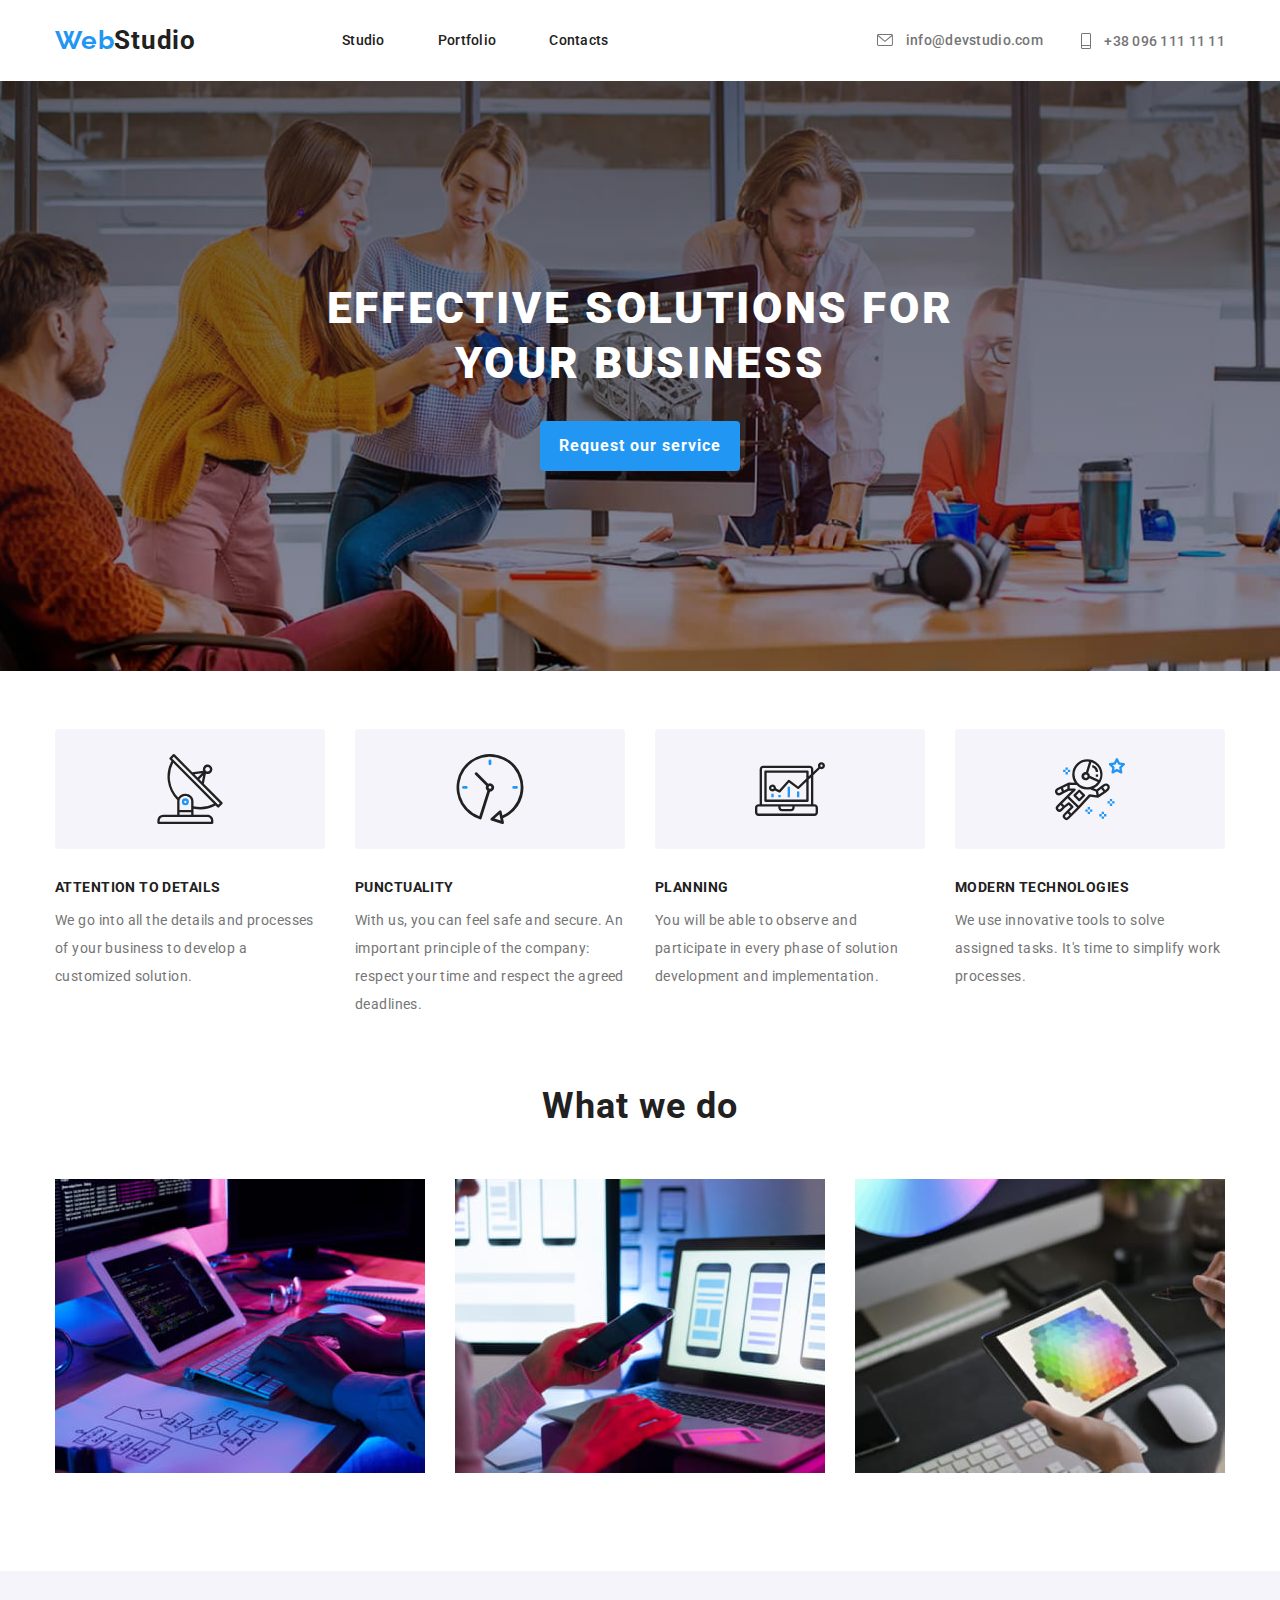
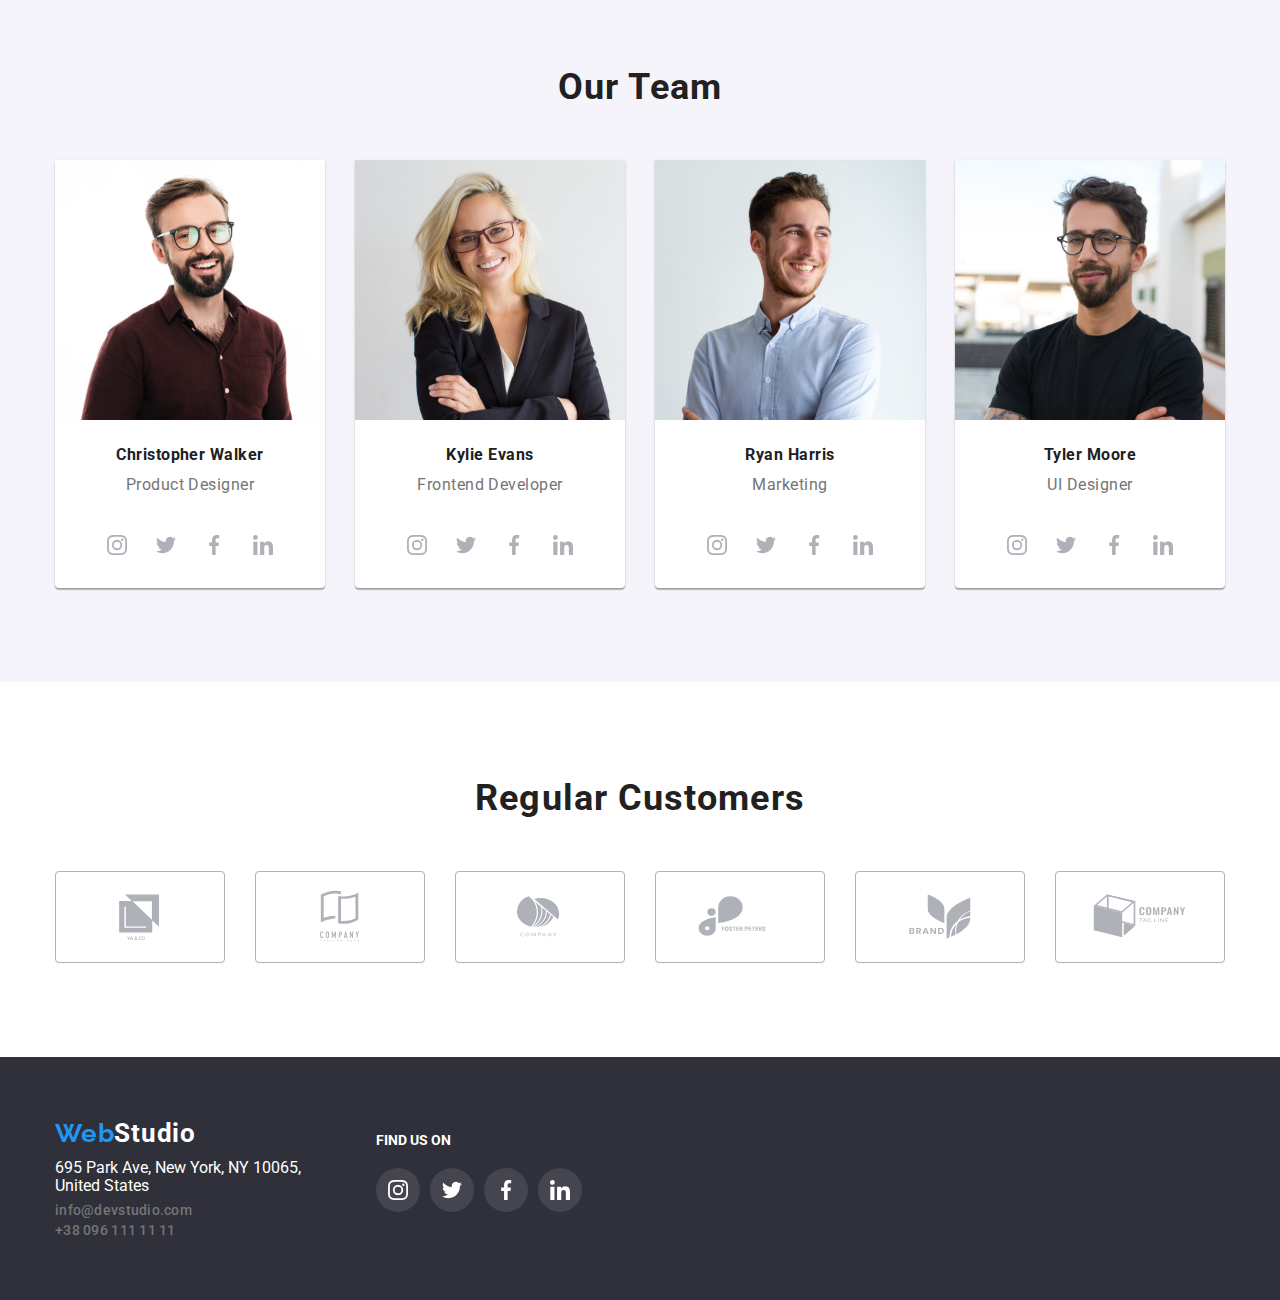
<file: index.html>
<!DOCTYPE html>
<html lang="en">
  <head>
    <meta charset="UTF-8" />
    <meta http-equiv="X-UA-Compatible" content="IE=edge" />
    <meta name="viewport" content="width=device-width, initial-scale=1.0" />
    <link rel="preconnect" href="https://fonts.googleapis.com" />
    <link rel="preconnect" href="https://fonts.gstatic.com" crossorigin />
    <link
      href="https://fonts.googleapis.com/css2?family=Raleway:wght@700&family=Roboto:wght@400;500;700;900&display=swap"
      rel="stylesheet"
    />
    <link rel="stylesheet" href=".//css/modern.normalize.css" />
    <link rel="stylesheet" href="./css/styles.css" />

    <title>WebStudio</title>
  </head>
  <body>
    <header>
      <div class="container">
        <div class="header-container">
          <nav>
            <ul class="menu">
              <li>
                <a class="logo" href="./index.html"
                  ><p><span class="web">Web</span>Studio</p></a
                >
              </li>

              <li>
                <a class="change-site" href="./index.html"
                  ><span class="margin-studio">Studio</span></a
                >
              </li>

              <li>
                <a class="change-site" href="./portfolio.html">Portfolio</a>
              </li>
              <li>
                <a class="change-site" href="#"> Contacts</a>
              </li>
            </ul>
          </nav>
          <ul class="menu-links">
            <li class="mail-hover">
              <a class="adress" href="info@devstudio.com" target="_blank">
                <svg class="mail-icon" width="16" height="12">
                  <use href="./images/icons.svg#icon-envelope"></use>
                </svg>
                info@devstudio.com
              </a>
            </li>

            <li class="phone-hover">
              <a class="adress" href="+380961111111" target="_blank"
                ><svg class="phone-icon" width="10" height="16">
                  <use href="./images/icons.svg#icon-phone"></use>
                </svg>
                +38 096 111 11 11</a
              >
            </li>
          </ul>
        </div>
      </div>
    </header>
    <div class="background-main-text">
      <div class="container">
        <div class="main-text-container">
          <h1 class="main-text">EFFECTIVE SOLUTIONS FOR YOUR BUSINESS</h1>
          <button class="button" type="button">Request our service</button>
        </div>
      </div>
    </div>

    <main>
      <div class="container">
        <div class="description-border">
          <ul class="description">
            <li>
              <div class="description-border-icon">
                <svg class="description-icon" width="70" height="70">
                  <use href="./images/icons.svg#icon-antenna"></use>
                </svg>
              </div>
              <h3 class="description-header">ATTENTION TO DETAILS</h3>
              <p>
                We go into all the details and processes of your business to
                develop a customized solution.
              </p>
            </li>

            <li class="margin-punctuality">
              <div class="description-border-icon">
                <svg class="description-icon" width="70" height="70">
                  <use href="./images/icons.svg#icon-clock"></use>
                </svg>
              </div>
              <h3 class="description-header">PUNCTUALITY</h3>
              <p>
                With us, you can feel safe and secure. An important principle of
                the company: respect your time and respect the agreed deadlines.
              </p>
            </li>

            <li>
              <div class="description-border-icon">
                <svg class="description-icon" width="70" height="70">
                  <use href="./images/icons.svg#icon-diagram"></use>
                </svg>
              </div>
              <h3 class="description-header">PLANNING</h3>
              <p>
                You will be able to observe and participate in every phase of
                solution development and implementation.
              </p>
            </li>
            <li>
              <div class="description-border-icon">
                <svg class="description-icon" width="70" height="70">
                  <use href="./images/icons.svg#icon-astronaut"></use>
                </svg>
              </div>
              <h3 class="description-header">MODERN TECHNOLOGIES</h3>
              <p>
                We use innovative tools to solve assigned tasks. It's time to
                simplify work processes.
              </p>
            </li>
          </ul>
        </div>
      </div>

      <div class="container">
        <section class="section">
          <h2 class="section-headers">What we do</h2>
          <ul class="whatwedo-container">
            <li>
              <figure class="figure">
                <img
                  src="./images/tablet.jpg"
                  alt="person writing on computer"
                  height="294"
                />
              </figure>
            </li>
            <li>
              <figure class="figure">
                <img
                  src="./images/laptop.jpg"
                  alt="person working on laptop"
                  height="294"
                />
              </figure>
            </li>
            <li>
              <figure class="figure">
                <img
                  src="./images/tabletmac.jpg"
                  alt="person working on tablet"
                  height="294"
                />
              </figure>
            </li>
          </ul>
        </section>
      </div>

      <div class="background-team">
        <div class="container">
          <div class="team-container">
            <section class="section">
              <h2 class="section-headers">Our Team</h2>
              <ul class="photo-team">
                <li class="photo-border-team">
                  <figure class="figure">
                    <img
                      src="./images/christopherwalker.jpg"
                      alt="men in brown shirt"
                      height="260"
                    />
                  </figure>
                  <p class="photo-header-studio">
                    <strong>Christopher Walker</strong>
                  </p>
                  <p>Product Designer</p>
                  <div class="team-icon">
                    <div class="team-border-icon">
                      <svg width="20" height="20">
                        <use href="./images/icons.svg#icon-instagram"></use>
                      </svg>
                    </div>
                    <div class="team-border-icon">
                      <svg width="20" height="20">
                        <use href="./images/icons.svg#icon-twitter"></use>
                      </svg>
                    </div>
                    <div class="team-border-icon">
                      <svg width="20" height="20">
                        <use href="./images/icons.svg#icon-facebook"></use>
                      </svg>
                    </div>
                    <div class="team-border-icon">
                      <svg width="20" height="20">
                        <use href="./images/icons.svg#icon-linkedin"></use>
                      </svg>
                    </div>
                  </div>
                </li>
                <li class="photo-border-team">
                  <figure class="figure">
                    <img
                      src="./images/kylieevans.jpg"
                      alt="women in blue shirt"
                      height="260"
                    />
                  </figure>
                  <p class="photo-header-studio">
                    <strong>Kylie Evans</strong>
                  </p>
                  <p>Frontend Developer</p>
                  <div class="team-icon">
                    <div class="team-border-icon">
                      <svg width="20" height="20">
                        <use href="./images/icons.svg#icon-instagram"></use>
                      </svg>
                    </div>
                    <div class="team-border-icon">
                      <svg width="20" height="20">
                        <use href="./images/icons.svg#icon-twitter"></use>
                      </svg>
                    </div>
                    <div class="team-border-icon">
                      <svg width="20" height="20">
                        <use href="./images/icons.svg#icon-facebook"></use>
                      </svg>
                    </div>
                    <div class="team-border-icon">
                      <svg width="20" height="20">
                        <use href="./images/icons.svg#icon-linkedin"></use>
                      </svg>
                    </div>
                  </div>
                </li>
                <li class="photo-border-team">
                  <figure class="figure">
                    <img
                      src="./images/ryanharris.jpg"
                      alt="men in white shirt"
                      height="260"
                    />
                  </figure>
                  <p class="photo-header-studio">
                    <strong>Ryan Harris</strong>
                  </p>
                  <p>Marketing</p>
                  <div class="team-icon">
                    <div class="team-border-icon">
                      <svg width="20" height="20">
                        <use href="./images/icons.svg#icon-instagram"></use>
                      </svg>
                    </div>
                    <div class="team-border-icon">
                      <svg width="20" height="20">
                        <use href="./images/icons.svg#icon-twitter"></use>
                      </svg>
                    </div>
                    <div class="team-border-icon">
                      <svg width="20" height="20">
                        <use href="./images/icons.svg#icon-facebook"></use>
                      </svg>
                    </div>
                    <div class="team-border-icon">
                      <svg width="20" height="20">
                        <use href="./images/icons.svg#icon-linkedin"></use>
                      </svg>
                    </div>
                  </div>
                </li>
                <li class="photo-border-team">
                  <figure class="figure">
                    <img
                      src="./images/tylermoore.jpg"
                      alt="men in black t-shirt"
                      height="260"
                    />
                  </figure>
                  <p class="photo-header-studio">
                    <strong>Tyler Moore</strong>
                  </p>
                  <p>UI Designer</p>
                  <div class="team-icon">
                    <div class="team-border-icon">
                      <svg width="20" height="20">
                        <use href="./images/icons.svg#icon-instagram"></use>
                      </svg>
                    </div>
                    <div class="team-border-icon">
                      <svg width="20" height="20">
                        <use href="./images/icons.svg#icon-twitter"></use>
                      </svg>
                    </div>
                    <div class="team-border-icon">
                      <svg width="20" height="20">
                        <use href="./images/icons.svg#icon-facebook"></use>
                      </svg>
                    </div>
                    <div class="team-border-icon">
                      <svg width="20" height="20">
                        <use href="./images/icons.svg#icon-linkedin"></use>
                      </svg>
                    </div>
                  </div>
                </li>
              </ul>
            </section>
          </div>
        </div>
      </div>
    </main>
    <div class="container">
      <section class="section">
        <h2 class="section-headers">Regular Customers</h2>
        <ul class="regular-customer">
          <li class="regular-customer-border">
            <svg class="regular-customer-icon" width="106" height="60">
              <use href="./images/icons.svg#icon-Logoone"></use>
            </svg>
          </li>

          <li class="regular-customer-border">
            <svg class="regular-customer-icon" width="106" height="60">
              <use href="./images/icons.svg#icon-Logotwo"></use>
            </svg>
          </li>

          <li class="regular-customer-border">
            <svg class="regular-customer-icon" width="106" height="60">
              <use href="./images/icons.svg#icon-Logothree"></use>
            </svg>
          </li>

          <li class="regular-customer-border">
            <svg class="regular-customer-icon" width="106" height="60">
              <use href="./images/icons.svg#icon-Logofour"></use>
            </svg>
          </li>

          <li class="regular-customer-border">
            <svg class="regular-customer-icon" width="106" height="60">
              <use href="./images/icons.svg#icon-Logofive"></use>
            </svg>
          </li>

          <li class="regular-customer-border">
            <svg class="regular-customer-icon" width="106" height="60">
              <use href="./images/icons.svg#icon-Logosix"></use>
            </svg>
          </li>
        </ul>
      </section>
    </div>
    <div class="background-footer">
      <div class="container">
        <footer class="footer-container">
          <div class="footer-contacts">
            <a href="./index.html" class="logo"
              ><p><span class="web">Web</span>Studio</p></a
            >

            <p class="footer-adress">
              695 Park Ave, New York, NY 10065, United States
            </p>
            <address>
              <div class="footer-adress-links">
                <a class="adress" href="info@devstudio.com" target="_blank"
                  >info@devstudio.com
                </a>
              </div>
              <div class="footer-adress-number">
                <a class="adress" href="+380961111111" target="_blank"
                  >+38 096 111 11 11</a
                >
              </div>
            </address>
          </div>

          <div class="socials-container">
            <p class="find">FIND US ON</p>
            <div class="footer-icon">
              <div class="footer-border-icon">
                <svg width="20" height="20">
                  <use href="./images/icons.svg#icon-instagram"></use>
                </svg>
              </div>
              <div class="footer-border-icon">
                <svg width="20" height="20">
                  <use href="./images/icons.svg#icon-twitter"></use>
                </svg>
              </div>
              <div class="footer-border-icon">
                <svg width="20" height="20">
                  <use href="./images/icons.svg#icon-facebook"></use>
                </svg>
              </div>
              <div class="footer-border-icon">
                <svg width="20" height="20">
                  <use href="./images/icons.svg#icon-linkedin"></use>
                </svg>
              </div>
            </div>
          </div>
        </footer>
      </div>
    </div>
  </body>
</html>
</file>
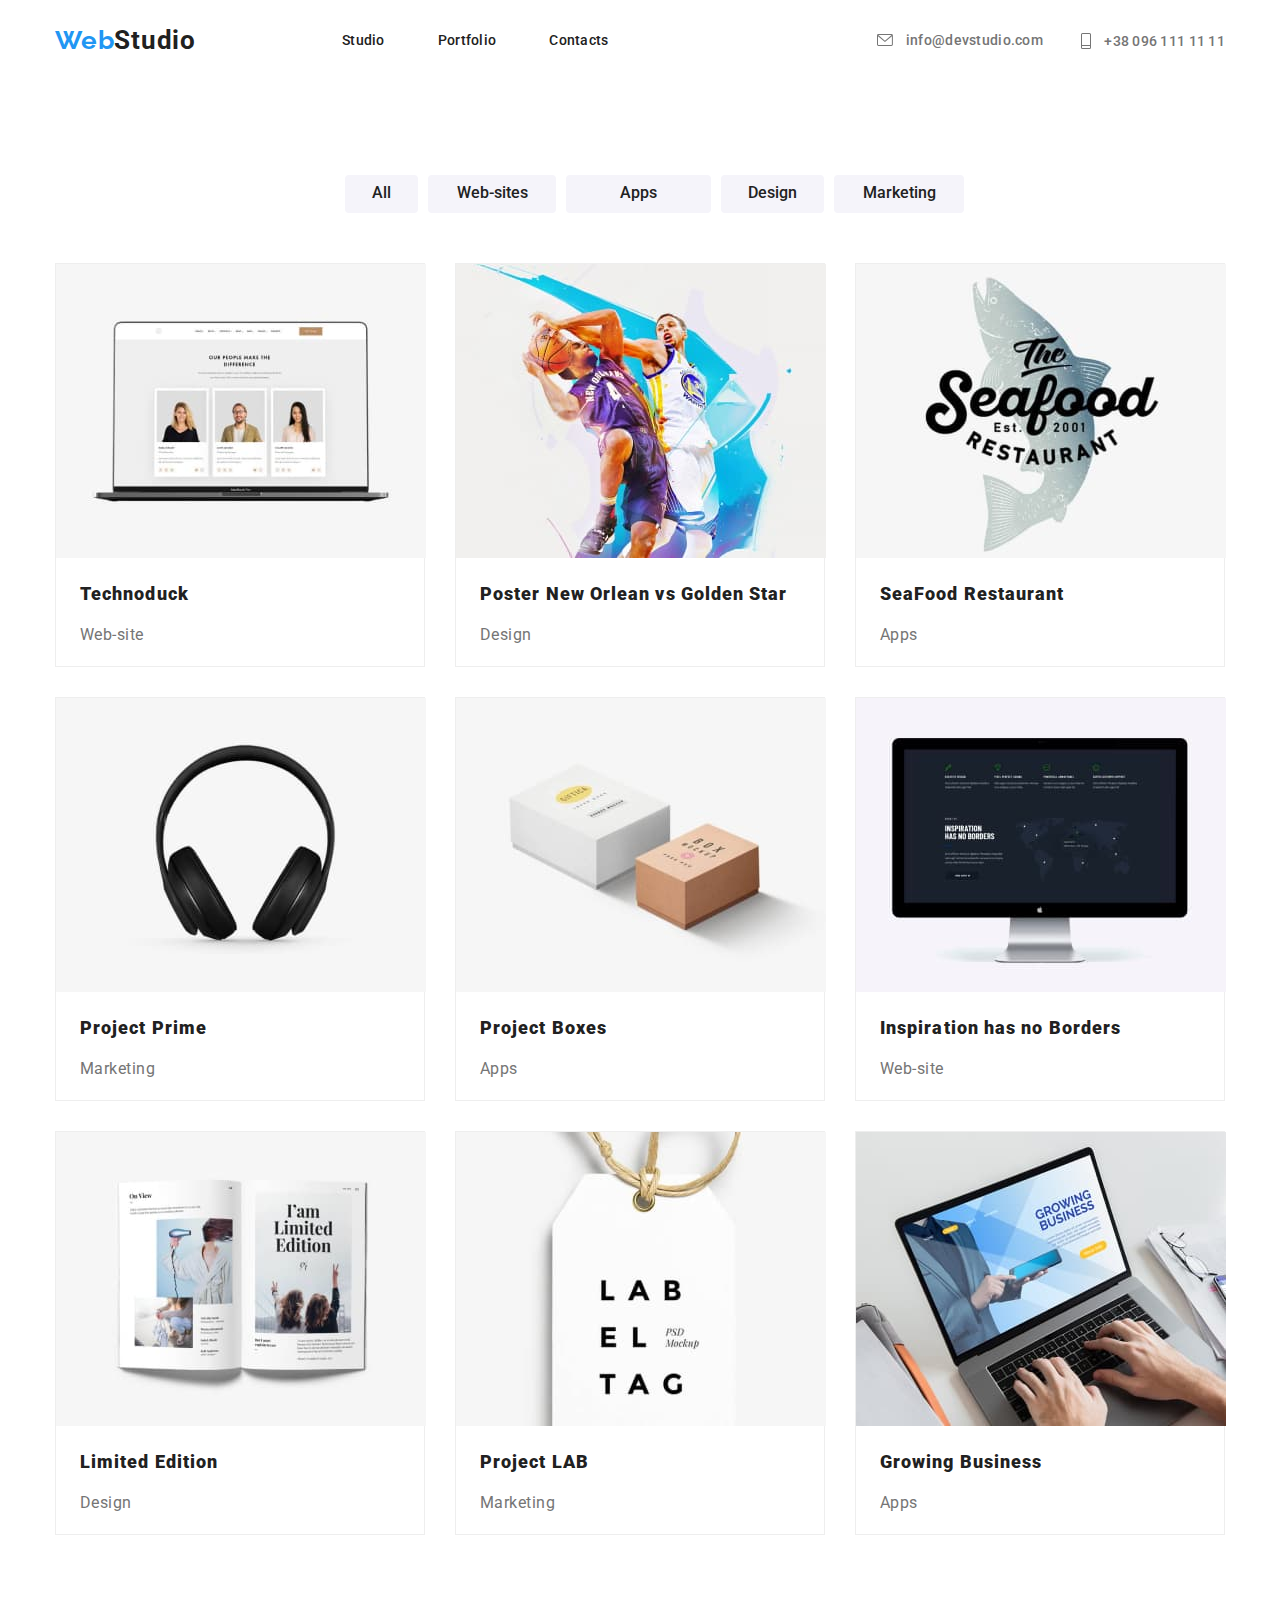
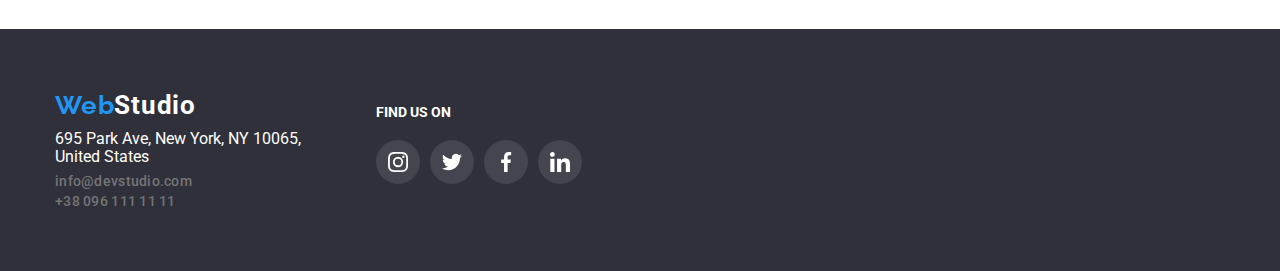
<file: portfolio.html>
<!DOCTYPE html>
<html lang="en">
  <head>
    <meta charset="UTF-8" />
    <meta http-equiv="X-UA-Compatible" content="IE=edge" />
    <meta name="viewport" content="width=device-width, initial-scale=1.0" />
    <link rel="preconnect" href="https://fonts.googleapis.com" />
    <link rel="preconnect" href="https://fonts.gstatic.com" crossorigin />
    <link
      href="https://fonts.googleapis.com/css2?family=Raleway:wght@700&family=Roboto:wght@400;500;700;900&display=swap"
      rel="stylesheet"
    />
    <link rel="stylesheet" href="./css/modern.normalize.css" />
    <link rel="stylesheet" href="./css/styles.css" />
    <title>WebStudio</title>
  </head>
  <body>
    <header>
      <div class="container">
        <div class="header-container">
          <nav>
            <ul class="menu">
              <li>
                <a class="logo" href="./index.html"
                  ><p><span class="web">Web</span>Studio</p></a
                >
              </li>

              <li>
                <a class="change-site" href="./index.html"
                  ><span class="margin-studio">Studio</span></a
                >
              </li>

              <li>
                <a class="change-site" href="./portfolio.html">Portfolio</a>
              </li>
              <li>
                <a class="change-site" href="#"> Contacts</a>
              </li>
            </ul>
          </nav>
          <ul class="menu-links">
            <li class="mail-hover">
              <a class="adress" href="info@devstudio.com" target="_blank">
                <svg class="mail-icon" width="16" height="12">
                  <use href="./images/icons.svg#icon-envelope"></use>
                </svg>
                info@devstudio.com
              </a>
            </li>

            <li class="phone-hover">
              <a class="adress" href="+380961111111" target="_blank"
                ><svg class="phone-icon" width="10" height="16">
                  <use href="./images/icons.svg#icon-phone"></use>
                </svg>
                +38 096 111 11 11</a
              >
            </li>
          </ul>
        </div>
      </div>
    </header>
    <main>
      <section class="section">
        <div class="container">
          <ul class="buttons-panel">
            <li><button type="button" class="button-one">All</button></li>
            <li>
              <button type="button" class="button-two">Web-sites</button>
            </li>
            <li><button type="button" class="button-three">Apps</button></li>
            <li><button type="button" class="button-four">Design</button></li>
            <li>
              <button type="button" class="button-five">Marketing</button>
            </li>
          </ul>
        </div>

        <div class="container">
          <ul class="photo-description">
            <li class="photo-border-portfolio">
              <figure class="figure">
                <img
                  src="./images/tehnoduck.jpg"
                  alt="black laptop with open website"
                />
                <div class="margin-portfolio">
                  <p class="photo-header-portfolio">
                    <strong>Technoduck</strong>
                  </p>
                  <p>Web-site</p>
                </div>
              </figure>
            </li>

            <li class="photo-border-portfolio">
              <figure class="figure">
                <img
                  src="./images/basketballposter.jpg"
                  alt="Poster New Orlean vs Golden Star"
                />
                <div class="margin-portfolio">
                  <p class="photo-header-portfolio">
                    <strong>Poster New Orlean vs Golden Star</strong>
                  </p>
                  <p>Design</p>
                </div>
              </figure>
            </li>

            <li class="photo-border-portfolio">
              <figure class="figure">
                <img
                  src="./images/seafood.jpg"
                  alt="sea food restaurant logo with blue fish"
                />
                <div class="margin-portfolio">
                  <p class="photo-header-portfolio">
                    <strong>SeaFood Restaurant</strong>
                  </p>
                  <p>Apps</p>
                </div>
              </figure>
            </li>

            <li class="photo-border-portfolio">
              <figure class="figure">
                <img src="./images/projectprime.jpg" alt="black headphones" />
                <div class="margin-portfolio">
                  <p class="photo-header-portfolio">
                    <strong>Project Prime</strong>
                  </p>
                  <p>Marketing</p>
                </div>
              </figure>
            </li>

            <li class="photo-border-portfolio">
              <figure class="figure">
                <img
                  src="./images/projectboxes.jpg"
                  alt="white and bronw boxes"
                />
                <div class="margin-portfolio">
                  <p class="photo-header-portfolio">
                    <strong>Project Boxes</strong>
                  </p>
                  <p>Apps</p>
                </div>
              </figure>
            </li>

            <li class="photo-border-portfolio">
              <figure class="figure">
                <img
                  src="./images/inspiration.jpg"
                  alt="white monitor with open app"
                />
                <div class="margin-portfolio">
                  <p class="photo-header-portfolio">
                    <strong>Inspiration has no Borders</strong>
                  </p>
                  <p>Web-site</p>
                </div>
              </figure>
            </li>

            <li class="photo-border-portfolio">
              <figure class="figure">
                <img
                  src="./images/limited.jpg"
                  alt="open book in middle page"
                />
                <div class="margin-portfolio">
                  <p class="photo-header-portfolio">
                    <strong>Limited Edition</strong>
                  </p>
                  <p>Design</p>
                </div>
              </figure>
            </li>

            <li class="photo-border-portfolio">
              <figure class="figure">
                <img
                  src="./images/projectlab.jpg"
                  alt="
            white label with the words Lable Tag"
                />
                <div class="margin-portfolio">
                  <p class="photo-header-portfolio">
                    <strong>Project LAB</strong>
                  </p>
                  <p>Marketing</p>
                </div>
              </figure>
            </li>

            <li class="photo-border-portfolio">
              <figure class="figure">
                <img
                  src="./images/growing.jpg"
                  alt="person writing something on laptop"
                />
                <div class="margin-portfolio">
                  <p class="photo-header-portfolio">
                    <strong>Growing Business</strong>
                  </p>
                  <p>Apps</p>
                </div>
              </figure>
            </li>
          </ul>
        </div>
      </section>
    </main>
    <div class="background-footer">
      <div class="container">
        <footer class="footer-container">
          <div class="footer-contacts">
            <a href="./index.html" class="logo"
              ><p><span class="web">Web</span>Studio</p></a
            >

            <p class="footer-adress">
              695 Park Ave, New York, NY 10065, United States
            </p>
            <address>
              <div class="footer-adress-links">
                <a class="adress" href="info@devstudio.com" target="_blank"
                  >info@devstudio.com
                </a>
              </div>
              <div class="footer-adress-number">
                <a class="adress" href="+380961111111" target="_blank"
                  >+38 096 111 11 11</a
                >
              </div>
            </address>
          </div>

          <div class="socials-container">
            <p class="find">FIND US ON</p>
            <div class="footer-icon">
              <div class="footer-border-icon">
                <svg width="20" height="20">
                  <use href="./images/icons.svg#icon-instagram"></use>
                </svg>
              </div>
              <div class="footer-border-icon">
                <svg width="20" height="20">
                  <use href="./images/icons.svg#icon-twitter"></use>
                </svg>
              </div>
              <div class="footer-border-icon">
                <svg width="20" height="20">
                  <use href="./images/icons.svg#icon-facebook"></use>
                </svg>
              </div>
              <div class="footer-border-icon">
                <svg width="20" height="20">
                  <use href="./images/icons.svg#icon-linkedin"></use>
                </svg>
              </div>
            </div>
          </div>
        </footer>
      </div>
    </div>
  </body>
</html>
</file>
<file: css/styles.css>
:root {
  --white: #ffffff;
  --black: #212121;
  --grey: #757575;
  --darkblue: #2f303a;
  --lightgrey: #f5f4fa;
  --lightblue: #2196f3;
  --client-borders: #afb1b8;
  --social-links-footer: rgba(255, 255, 255, 0.1);
}

body {
  font-family: "Roboto", sans-serif;
  color: var(--black);
  background-color: var(--white);
}

*,
*::after,
*::before {
  margin: 0;
  padding: 0;
}

ul {
  list-style: none;
  padding-left: 0;
}

/* classes */ /* classes */ /* classes */ /* classes */ /* classes */

.container {
  width: 100%;
  max-width: 1200px;
  margin: 0 auto;
  padding: 0 15px;
}

.section {
  padding-top: 94px;
  padding-bottom: 94px;
}
.figure {
  margin: 0 auto;
  padding: 0 auto;
}

/* flexbox classes */ /* flexbox classes */ /* flexbox classes */

/* nav */ /* nav */ /* nav */ /* nav */ /* nav */ /* nav */ /* nav */ /* nav */ /* nav */ /* nav */
.background-header {
  box-sizing: border-box;
  border-bottom: 1px solid #ececec;
}

.header-container {
  box-sizing: border-box;
  display: flex;
  flex-wrap: wrap;
  align-items: center;
  justify-content: space-between;
  background-color: var(--white);
  padding: 24px 0;
}

.menu {
  display: flex;
  flex-wrap: wrap;
  justify-content: space-between;
  align-items: center;
  gap: 53px;
}
.margin-studio {
  margin-left: 93px;
}

.menu-links {
  display: flex;
  justify-content: space-between;
  align-items: center;
  gap: 3em;
}

.mail-icon {
  margin: auto;
  position: relative;
  right: 10px;
  top: 1px;
}
.mail-hover {
  --color3: var(--grey);
}
.mail-hover:hover {
  --color3: var(--lightblue);
}
.phone-icon {
  margin: auto;
  position: relative;
  right: 10px;
  top: 3px;
}
.phone-hover {
  --color3: var(--grey);
}
.phone-hover:hover {
  --color3: var(--lightblue);
}

/* nav */ /* nav */ /* nav */ /* nav */ /* nav */ /* nav */ /* nav */ /* nav */ /* nav */ /* nav */

/* main background */ /* main background */ /* main background */ /* main background */

.background-main-text {
  box-sizing: border-box;
  background-size: cover;
  max-width: 1600px;
  background-image: linear-gradient(
      rgba(47, 48, 58, 0.4),
      rgba(255, 255, 255, 0)
    ),
    url(../images/mainwallpaper.jpg);
  background-repeat: no-repeat;
  background-position: center;
  background-color: transparent;
}

.main-text-container {
  box-sizing: border-box;
  align-items: center;
  padding: 200px 0;
}

/* main background */ /* main background */ /* main background */ /* main background */

/* description section */ /* description section */ /* description section */ /* description section */

.description-border {
  display: flex;
  flex-direction: row;
  flex-wrap: wrap;
  gap: 30px;
  margin-top: 58px;
}
.description-border-icon {
  display: flex;
  justify-content: space-between;
  align-items: center;
  width: 270px;
  height: 120px;
  background-color: var(--lightgrey);
  border-radius: 4px;
}
.description-icon {
  justify-content: center;
  margin: 25px 100px;
}
.margin-punctuality {
  height: 261px;
}

/* description section */ /* description section */ /* description section */ /* description section */

/* whatwedo section */ /* whatwedo section */ /* whatwedo section */ /* whatwedo section */

.whatwedo-container {
  display: flex;
  flex-wrap: wrap;
  justify-content: space-between;
  align-items: center;
  gap: 30px;
}

/* whatwedo section */ /* whatwedo section */ /* whatwedo section */ /* whatwedo section */ /* whatwedo section */

/* team section */ /* team section */ /* team section */ /* team section */ /* team section */ /* team section */

.background-team {
  box-sizing: border-box;
  background-color: var(--lightgrey);
}
.team-container {
  box-sizing: border-box;
  display: flex;
  justify-content: space-between;
  align-items: center;
}
.photo-team {
  display: flex;
  gap: 30px;
  text-align: center;
  font-size: 16px;
  line-height: 1.25;
  letter-spacing: 0.03em;
  color: var(--grey);
  flex-wrap: wrap;
}
.photo-border-team {
  border: 1px;
  width: 270px;
  height: 428px;
  background-color: var(--white);
  box-shadow: 0px 1px 3px rgba(0, 0, 0, 0.12), 0px 1px 1px rgba(0, 0, 0, 0.14),
    0px 2px 1px rgba(0, 0, 0, 0.2);
  border-radius: 0px 0px 4px 4px;
}
.team-icon {
  display: flex;
  flex-direction: row;
  flex-wrap: wrap;
  align-items: center;
  justify-content: space-between;
  margin: 30px 40px;
}

.team-border-icon {
  width: 44px;
  height: 44px;
  border-radius: 50px;
  padding-top: 10px;
}
.team-border-icon:hover {
  background-color: var(--lightblue);
  --color4: var(--white);
  padding-top: 10px;
}

/* team section */ /* team section */ /* team section */ /* team section */ /* team section */ /* team section */

/* regular customer section */ /* regular customer section */ /* regular customer section */ /* regular customer section */

.regular-customer {
  display: flex;
  flex-direction: row;
  flex-wrap: wrap;
  gap: 30px;
}
.regular-customer-border {
  display: flex;
  justify-content: space-between;
  align-items: center;
  width: 170px;
  height: 92px;
  border: 1px solid var(--client-borders);
  border-radius: 4px;
}
.regular-customer-border:hover {
  --color4: var(--lightblue);
  border: 1px solid var(--lightblue);
}
.regular-customer-icon {
  align-items: center;
  margin: 0 32px;
}

/* regular customer section */ /* regular customer section */ /* regular customer section */ /* regular customer section */

/* footer */ /* footer */ /* footer */ /* footer */ /* footer */ /* footer */ /* footer */ /* footer */

.background-footer {
  box-sizing: border-box;
  background-color: var(--darkblue);
}
.footer-container {
  display: flex;
  color: var(--white);
  padding: 60px 0px 60px 0px;
}
.footer-adress {
  max-width: 251px;
  margin-top: 9px;
}
.footer-adress-links {
  max-width: 151px;
  margin-top: 5px;
}
.footer-adress-number {
  margin-top: 2px;
}
.find {
  display: flex;
  font-weight: 700;
  font-size: 14px;
  margin-bottom: 20px;
}
.footer-icon {
  display: flex;
  flex-direction: row;
  flex-wrap: wrap;
  gap: 10px;
  --color4: var(--white);
}
.footer-border-icon {
  display: flex;
  align-items: center;
  padding-left: 12px;
  width: 44px;
  height: 44px;
  background-color: var(--social-links-footer);
  border-radius: 50px;
}
.footer-border-icon:hover {
  background-color: var(--lightblue);
}
.footer-contacts {
  display: block;
}
.socials-container {
  margin-left: 70px;
  margin-top: 15px;
}

/* footer */ /* footer */ /* footer */ /* footer */ /* footer */ /* footer */ /* footer */ /* footer */

/* text and font classes */ /* text and font classes */ /* text and font classes */

.logo {
  font-family: inherit;
  font-weight: 700;
  font-size: 26px;
  line-height: 1.25;
  text-decoration: none;
  letter-spacing: 0.03em;
  color: inherit;
}
.web {
  font-family: "Raleway";
  font-weight: 700;
  font-size: 26px;
  letter-spacing: 0.03em;
  color: var(--lightblue);
}
.change-site {
  font-family: inherit;
  color: inherit;
  font-weight: 500;
  font-size: 14px;
  line-height: 1.25;
  letter-spacing: 0.02em;
  text-decoration: none;
}

.change-site:hover {
  color: var(--lightblue);
}

.adress {
  font-family: inherit;
  font-style: normal;
  font-weight: 500;
  font-size: 14px;
  line-height: 1.25;
  letter-spacing: 0.02em;
  color: var(--grey);
  text-decoration: none;
}
.adress:hover {
  color: var(--lightblue);
}

.main-text {
  font-family: inherit;
  font-weight: 900;
  font-size: 44px;
  line-height: 1.25;
  text-align: center;
  letter-spacing: 0.06em;
  color: var(--white);
  padding-left: 250px;
  padding-right: 250px;
}
.button {
  font-family: inherit;
  display: block;
  margin: 0 auto;
  width: 200px;
  height: 50px;
  background-color: var(--lightblue);
  font-weight: 700;
  font-size: 16px;
  line-height: 1.25;
  align-items: center;
  text-align: center;
  letter-spacing: 0.06em;
  color: var(--white);
  border: none;
  border-radius: 4px;
  margin-top: 30px;
}

.section-headers {
  font-weight: 700;
  font-size: 36px;
  line-height: 1.25;
  text-align: center;
  letter-spacing: 0.03em;
  color: var(--black);
  margin-bottom: 50px;
}

.description-header {
  font-weight: 700;
  font-size: 14px;
  line-height: 1.25;
  letter-spacing: 0.03em;
  color: var(--black);
  margin-bottom: 10px;
  margin-top: 30px;
}
.description {
  display: flex;
  align-items: center;
  justify-content: space-between;
  text-align: start;
  gap: 30px;
  font-size: 14px;
  line-height: 2em;
  letter-spacing: 0.03em;
  color: var(--grey);
}

.photo-header-studio {
  font-size: 16px;
  font-weight: 500;
  line-height: 1.25;
  letter-spacing: 0.03em;
  color: var(--black);
  align-items: center;
  margin-top: 20px;
  padding-bottom: 10px;
}

/* portfolio */ /* portfolio */ /* portfolio */ /* portfolio */ /* portfolio */ /* portfolio */ /* portfolio */

/* buttons */ /* buttons */ /* buttons */

.buttons-panel {
  display: flex;
  flex-wrap: wrap;
  align-items: center;
  margin-left: 290px;
  margin-bottom: 50px;
  gap: 10px;
}

.button-one {
  background-color: var(--lightgrey);
  color: var(--black);
  width: 73px;
  height: 38px;
  border-radius: 4px;
  border: none;
  font-size: 16px;
  font-weight: 500;
}
.button-one:hover {
  background-color: var(--lightblue);
  color: var(--white);
  box-shadow: 0px 3px 1px rgba(0, 0, 0, 0.1), 0px 1px 2px rgba(0, 0, 0, 0.08),
    0px 2px 2px rgba(0, 0, 0, 0.12);
}

.button-two {
  background-color: var(--lightgrey);
  color: var(--black);
  width: 128px;
  height: 38px;
  border-radius: 4px;
  border: none;
  font-size: 16px;
  font-weight: 500;
}
.button-two:hover {
  background-color: var(--lightblue);
  color: var(--white);
  box-shadow: 0px 3px 1px rgba(0, 0, 0, 0.1), 0px 1px 2px rgba(0, 0, 0, 0.08),
    0px 2px 2px rgba(0, 0, 0, 0.12);
}
.button-three {
  background-color: var(--lightgrey);
  color: var(--black);
  width: 145px;
  height: 38px;
  border-radius: 4px;
  border: none;
  font-size: 16px;
  font-weight: 500;
}
.button-three:hover {
  background-color: var(--lightblue);
  color: var(--white);
  box-shadow: 0px 3px 1px rgba(0, 0, 0, 0.1), 0px 1px 2px rgba(0, 0, 0, 0.08),
    0px 2px 2px rgba(0, 0, 0, 0.12);
}
.button-four {
  background-color: var(--lightgrey);
  color: var(--black);
  width: 103px;
  height: 38px;
  border-radius: 4px;
  border: none;
  font-size: 16px;
  font-weight: 500;
}
.button-four:hover {
  background-color: var(--lightblue);
  color: var(--white);
  box-shadow: 0px 3px 1px rgba(0, 0, 0, 0.1), 0px 1px 2px rgba(0, 0, 0, 0.08),
    0px 2px 2px rgba(0, 0, 0, 0.12);
}
.button-five {
  background-color: var(--lightgrey);
  color: var(--black);
  width: 130px;
  height: 38px;
  border-radius: 4px;
  border: none;
  font-size: 16px;
  font-weight: 500;
}
.button-five:hover {
  background-color: var(--lightblue);
  color: var(--white);
  box-shadow: 0px 3px 1px rgba(0, 0, 0, 0.1), 0px 1px 2px rgba(0, 0, 0, 0.08),
    0px 2px 2px rgba(0, 0, 0, 0.12);
}

/* photos */ /* photos */ /* photos */ /* photos */

.photo-header-portfolio {
  font-weight: 700;
  font-size: 18px;
  line-height: 1.25;
  letter-spacing: 0.06em;
  color: var(--black);
  margin-top: 20px;
  margin-bottom: 20px;
}
.photo-description {
  display: flex;
  flex-wrap: wrap;
  flex-direction: row;
  justify-content: space-between;
  gap: 30px;
  font-size: 16px;
  line-height: 1.25;
  letter-spacing: 0.03em;
  color: var(--grey);
}
.photo-border-portfolio {
  box-sizing: border-box;
  border: 1px solid #eeeeee;
  width: 370px;
  height: 404px;
  background-color: var(--white);
  flex-basis: calc((100% - 60px) / 3);
}
.margin-portfolio {
  margin-left: 24px;
}
.photo-border-portfolio:hover {
  box-shadow: 0px 1px 1px rgba(0, 0, 0, 0.12), 0px 4px 4px rgba(0, 0, 0, 0.06),
    1px 4px 6px rgba(0, 0, 0, 0.16);
}
</file>
